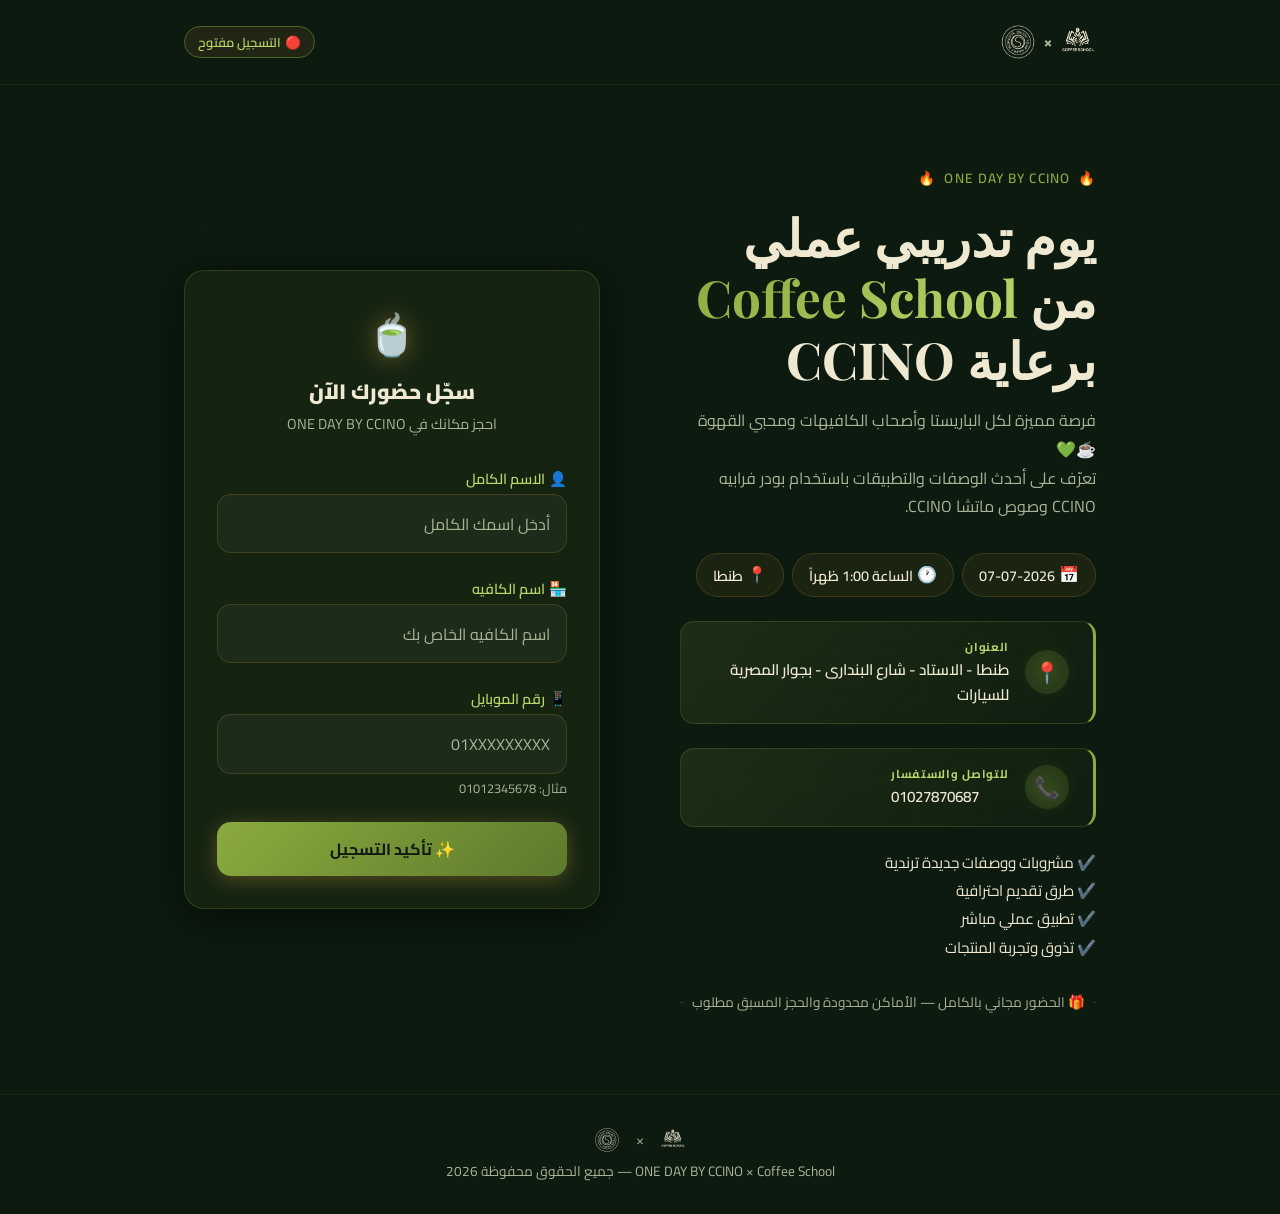
<file: index.html>
<!DOCTYPE html>
<html lang="ar" dir="rtl">
<head>
  <meta charset="UTF-8" />
  <meta name="viewport" content="width=device-width, initial-scale=1.0" />
  <title>ONE DAY BY CCINO — تسجيل الحضور</title>
  <link rel="icon" type="image/png" href="assets/favicon-32.png" />
  <link rel="apple-touch-icon" href="assets/favicon-180.png" />
  <meta name="description" content="سجّل حضورك الآن في ONE DAY BY CCINO، يوم تدريبي عملي من Coffee School برعاية CCINO. الفعالية بتاريخ 7 يوليو 2026." />
  <link rel="preconnect" href="https://fonts.googleapis.com" />
  <link rel="preconnect" href="https://fonts.gstatic.com" crossorigin />
  <link href="https://fonts.googleapis.com/css2?family=Cairo:wght@300;400;600;700;900&family=Playfair+Display:wght@700&display=swap" rel="stylesheet" />
  <link rel="stylesheet" href="style.css" />
</head>
<body class="reg-page">

  <!-- Background FX -->
  <div class="bg-orbs" aria-hidden="true">
    <div class="bg-orb bg-orb--1"></div>
    <div class="bg-orb bg-orb--2"></div>
    <div class="bg-orb bg-orb--3"></div>
  </div>
  <div class="noise-overlay" aria-hidden="true"></div>

  <!-- Toast Container -->
  <div id="toast-container" role="status" aria-live="polite" aria-atomic="true"></div>

  <!-- Navigation -->
  <nav class="reg-nav" role="navigation" aria-label="شريط التنقل">
    <div class="container">
      <div class="reg-nav__inner">
        <div class="brand" aria-label="Coffee School × CCINO">
          <img src="assets/coffee-school-logo.png" alt="Coffee School" class="brand-logo" />
          <span class="brand-sep" aria-hidden="true">×</span>
          <img src="assets/ccino-logo.png" alt="CCINO" class="brand-logo brand-logo--round" />
        </div>
        <div class="event-badge" role="status">
          <span aria-hidden="true">🔴</span>
          <span>التسجيل مفتوح</span>
        </div>
      </div>
    </div>
  </nav>

  <!-- Main Content -->
  <main id="main-content">
    <div class="container">
      <section class="hero" aria-labelledby="hero-heading">

        <!-- Right: Event Info -->
        <div class="hero__content">
          <p class="hero__eyebrow" aria-hidden="true">
            <span>🔥</span> ONE DAY BY CCINO <span>🔥</span>
          </p>

          <h1 id="hero-heading" class="hero__title">
            يوم تدريبي عملي من <span>Coffee School</span><br/>
            برعاية CCINO
          </h1>

          <p class="hero__subtitle">
            فرصة مميزة لكل الباريستا وأصحاب الكافيهات ومحبي القهوة ☕💚<br/>
            تعرّف على أحدث الوصفات والتطبيقات باستخدام بودر فرابيه CCINO وصوص ماتشا CCINO.
          </p>

          <div class="event-details" role="list" aria-label="تفاصيل الفعالية">
            <div class="event-detail" role="listitem">
              <span class="icon" aria-hidden="true">📅</span>
              <span>07-07-2026</span>
            </div>
            <div class="event-detail" role="listitem">
              <span class="icon" aria-hidden="true">🕐</span>
              <span>الساعة 1:00 ظهراً</span>
            </div>
            <div class="event-detail" role="listitem">
              <span class="icon" aria-hidden="true">📍</span>
              <span>طنطا</span>
            </div>
          </div>

          <div class="location-card" role="listitem">
            <span class="location-card__icon" aria-hidden="true">📍</span>
            <div class="location-card__text">
              <span class="location-card__label">العنوان</span>
              <span class="location-card__address">طنطا - الاستاد - شارع البندارى - بجوار المصرية للسيارات</span>
            </div>
          </div>

          <a href="tel:01027870687" class="location-card" role="listitem">
            <span class="location-card__icon" aria-hidden="true">📞</span>
            <div class="location-card__text">
              <span class="location-card__label">للتواصل والاستفسار</span>
              <span class="location-card__address" dir="ltr">01027870687</span>
            </div>
          </a>

          <ul class="hero__highlights" aria-label="محتوى اليوم التدريبي">
            <li>✔️ مشروبات ووصفات جديدة ترندية</li>
            <li>✔️ طرق تقديم احترافية</li>
            <li>✔️ تطبيق عملي مباشر</li>
            <li>✔️ تذوق وتجربة المنتجات</li>
          </ul>

          <p class="partners-text">🎁 الحضور مجاني بالكامل — الأماكن محدودة والحجز المسبق مطلوب</p>
        </div>

        <!-- Left: Registration Form Card -->
        <div>
          <article class="glass-card reg-card" aria-labelledby="form-heading">

            <!-- Form View -->
            <div id="form-view">
              <header class="reg-card__header">
                <span class="reg-card__icon" aria-hidden="true">🍵</span>
                <h2 id="form-heading" class="reg-card__title">سجّل حضورك الآن</h2>
                <p class="reg-card__subtitle">احجز مكانك في ONE DAY BY CCINO</p>
              </header>

              <form id="reg-form" class="reg-form" novalidate aria-label="نموذج تسجيل الحضور">

                <!-- Full Name -->
                <div class="form-group">
                  <label class="form-label" for="field-name">
                    <span aria-hidden="true">👤</span> الاسم الكامل
                  </label>
                  <input
                    id="field-name"
                    name="name"
                    type="text"
                    class="form-input"
                    placeholder="أدخل اسمك الكامل"
                    autocomplete="name"
                    required
                    minlength="3"
                    aria-required="true"
                    aria-describedby="name-error"
                  />
                  <span id="name-error" class="form-error" role="alert"></span>
                </div>

                <!-- Cafe Name -->
                <div class="form-group">
                  <label class="form-label" for="field-cafe">
                    <span aria-hidden="true">🏪</span> اسم الكافيه
                  </label>
                  <input
                    id="field-cafe"
                    name="cafe"
                    type="text"
                    class="form-input"
                    placeholder="اسم الكافيه الخاص بك"
                    required
                    minlength="2"
                    aria-required="true"
                    aria-describedby="cafe-error"
                  />
                  <span id="cafe-error" class="form-error" role="alert"></span>
                </div>

                <!-- Mobile -->
                <div class="form-group">
                  <label class="form-label" for="field-mobile">
                    <span aria-hidden="true">📱</span> رقم الموبايل
                  </label>
                  <input
                    id="field-mobile"
                    name="mobile"
                    type="tel"
                    class="form-input"
                    placeholder="01XXXXXXXXX"
                    required
                    pattern="^01[0125][0-9]{8}$"
                    inputmode="tel"
                    autocomplete="tel"
                    aria-required="true"
                    aria-describedby="mobile-error mobile-hint"
                  />
                  <span id="mobile-hint" class="form-hint">مثال: 01012345678</span>
                  <span id="mobile-error" class="form-error" role="alert"></span>
                </div>

                <!-- API Error Banner -->
                <div id="api-error-banner" class="api-error-banner" hidden role="alert">
                  <span aria-hidden="true">⚠️</span>
                  <span id="api-error-text">حدث خطأ. حاول مرة أخرى.</span>
                </div>

                <!-- Submit -->
                <button
                  id="submit-btn"
                  type="submit"
                  class="btn btn--primary btn--full"
                  aria-label="تأكيد التسجيل في الفعالية"
                >
                  <div class="spinner" aria-hidden="true"></div>
                  <span class="btn-text">✨ تأكيد التسجيل</span>
                </button>

              </form>
            </div>

            <!-- Success View -->
            <div id="success-view" class="success-screen" hidden aria-live="polite" aria-atomic="true">
              <div class="success-icon" aria-hidden="true">🎉</div>
              <h2 class="success-title">تم التسجيل بنجاح!</h2>
              <p class="success-subtitle">
                شكراً لتسجيلك. نتطلع لرؤيتك في الفعالية.<br/>
                <strong>الثلاثاء 7 يوليو 2026، الساعة 1 ظهراً</strong>
              </p>

              <div class="success-ticket" aria-label="ملخص بيانات التسجيل">
                <div class="ticket-row">
                  <span class="ticket-row__label">الاسم</span>
                  <span class="ticket-row__value" id="ticket-name">—</span>
                </div>
                <div class="ticket-row">
                  <span class="ticket-row__label">الكافيه</span>
                  <span class="ticket-row__value" id="ticket-cafe">—</span>
                </div>
                <div class="ticket-row">
                  <span class="ticket-row__label">الموبايل</span>
                  <span class="ticket-row__value" id="ticket-mobile">—</span>
                </div>
                <div class="ticket-row">
                  <span class="ticket-row__label">الفعالية</span>
                  <span class="ticket-row__value">7/7/2026 — 1:00 ظهراً</span>
                </div>
              </div>

              <button id="register-another-btn" class="btn btn--outline" aria-label="تسجيل شخص آخر">
                + تسجيل شخص آخر
              </button>
            </div>

          </article>
        </div>

      </section>
    </div>
  </main>

  <!-- Footer -->
  <footer class="reg-footer" role="contentinfo">
    <div class="container">
      <div class="footer-logos">
        <img src="assets/coffee-school-logo.png" alt="Coffee School" class="brand-logo brand-logo--sm" />
        <span class="brand-sep" aria-hidden="true">×</span>
        <img src="assets/ccino-logo.png" alt="CCINO" class="brand-logo brand-logo--sm brand-logo--round" />
      </div>
      <p>ONE DAY BY CCINO × Coffee School &mdash; جميع الحقوق محفوظة 2026</p>
    </div>
  </footer>

  <script src="config.js"></script>
  <script src="app.js"></script>
  <script>
    // ════════════════════════════════════════════
    // Registration Page Logic
    // ════════════════════════════════════════════
    const regForm       = document.getElementById('reg-form');
    const submitBtn     = document.getElementById('submit-btn');
    const formView      = document.getElementById('form-view');
    const successView   = document.getElementById('success-view');
    const regAnotherBtn = document.getElementById('register-another-btn');
    const apiErrorBanner = document.getElementById('api-error-banner');
    const apiErrorText   = document.getElementById('api-error-text');

    // ── Field Validation ──
    function validateField(input) {
      const errorEl = document.getElementById(
        input.id.replace('field-', '') + '-error'
      );
      if (!errorEl) return true;

      let msg = '';
      if (input.validity.valueMissing) {
        msg = 'هذا الحقل مطلوب.';
      } else if (input.id === 'field-mobile' && input.validity.patternMismatch) {
        msg = 'أدخل رقم موبايل مصري صحيح (يبدأ بـ 010 أو 011 أو 012 أو 015).';
      } else if (input.validity.tooShort) {
        msg = `الحد الأدنى ${input.minLength} أحرف.`;
      }

      errorEl.textContent = msg;
      errorEl.classList.toggle('visible', !!msg);
      return !msg;
    }

    // ── Live Validation ──
    regForm.querySelectorAll('.form-input').forEach(input => {
      input.addEventListener('blur', () => {
        input.classList.add('touched');
        validateField(input);
      });
      input.addEventListener('input', () => {
        if (input.classList.contains('touched')) validateField(input);
        apiErrorBanner.hidden = true;
      });
    });

    // ── Submit ──
    regForm.addEventListener('submit', async (e) => {
      e.preventDefault();
      apiErrorBanner.hidden = true;

      // Validate all fields
      let valid = true;
      regForm.querySelectorAll('.form-input').forEach(input => {
        input.classList.add('touched');
        if (!validateField(input)) valid = false;
      });
      if (!valid) return;

      // Check config
      if (CONFIG.API_URL === 'YOUR_APPS_SCRIPT_WEB_APP_URL_HERE') {
        apiErrorText.textContent = '⚙️ لم يتم ضبط رابط الـ API بعد. راجع ملف config.js';
        apiErrorBanner.hidden = false;
        return;
      }

      // Loading state
      submitBtn.classList.add('loading');
      submitBtn.disabled = true;

      try {
        const result = await API.register({
          name:   document.getElementById('field-name').value.trim(),
          cafe:   document.getElementById('field-cafe').value.trim(),
          mobile: document.getElementById('field-mobile').value.trim(),
        });

        if (!result.success) throw new Error(result.error || 'فشل التسجيل.');

        // Populate ticket
        document.getElementById('ticket-name').textContent   = document.getElementById('field-name').value.trim();
        document.getElementById('ticket-cafe').textContent   = document.getElementById('field-cafe').value.trim();
        document.getElementById('ticket-mobile').textContent = document.getElementById('field-mobile').value.trim();

        // Show success
        formView.style.display = 'none';
        successView.hidden = false;
        successView.classList.add('visible');
        successView.focus();
        showToast('تم التسجيل بنجاح! 🎉', 'success');

      } catch (err) {
        apiErrorText.textContent = err.message || 'حدث خطأ. تحقق من اتصالك وحاول مجدداً.';
        apiErrorBanner.hidden = false;
        showToast(err.message || 'فشل التسجيل.', 'error');
      } finally {
        submitBtn.classList.remove('loading');
        submitBtn.disabled = false;
      }
    });

    // ── Register Another ──
    regAnotherBtn.addEventListener('click', () => {
      regForm.reset();
      regForm.querySelectorAll('.form-error').forEach(el => el.classList.remove('visible'));
      regForm.querySelectorAll('.form-input').forEach(el => el.classList.remove('touched'));
      apiErrorBanner.hidden = true;
      successView.hidden = true;
      successView.classList.remove('visible');
      formView.style.display = '';
      document.getElementById('field-name').focus();
    });
  </script>
</body>
</html>
</file>
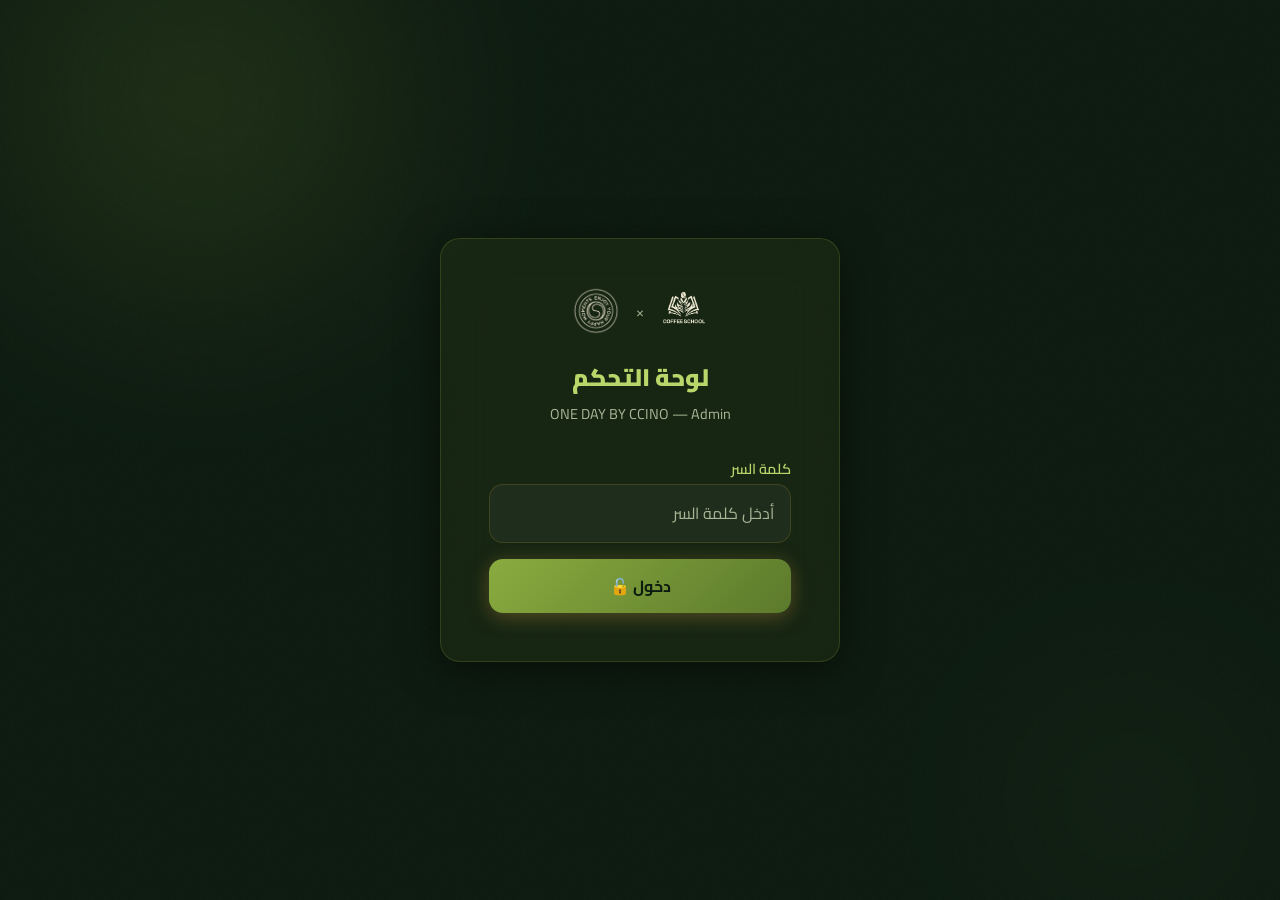
<file: admin.html>
<!DOCTYPE html>
<html lang="ar" dir="rtl">
<head>
  <meta charset="UTF-8" />
  <meta name="viewport" content="width=device-width, initial-scale=1.0" />
  <title>لوحة التحكم — ONE DAY BY CCINO</title>
  <link rel="icon" type="image/png" href="assets/favicon-32.png" />
  <link rel="apple-touch-icon" href="assets/favicon-180.png" />
  <meta name="robots" content="noindex, nofollow" />
  <link rel="preconnect" href="https://fonts.googleapis.com" />
  <link rel="preconnect" href="https://fonts.gstatic.com" crossorigin />
  <link href="https://fonts.googleapis.com/css2?family=Cairo:wght@300;400;600;700;900&display=swap" rel="stylesheet" />
  <link rel="stylesheet" href="style.css" />
</head>
<body>

  <!-- Background FX -->
  <div class="bg-orbs" aria-hidden="true">
    <div class="bg-orb bg-orb--1"></div>
    <div class="bg-orb bg-orb--2"></div>
  </div>
  <div class="noise-overlay" aria-hidden="true"></div>

  <!-- Toast -->
  <div id="toast-container" role="status" aria-live="polite" aria-atomic="true"></div>

  <!-- ════════ LOGIN SCREEN ════════ -->
  <section id="login-screen" class="admin-login" aria-labelledby="login-heading">
    <article class="glass-card login-card">
      <div class="login-card__logos">
        <img src="assets/coffee-school-logo.png" alt="Coffee School" class="brand-logo" />
        <span class="brand-sep" aria-hidden="true">×</span>
        <img src="assets/ccino-logo.png" alt="CCINO" class="brand-logo brand-logo--round" />
      </div>
      <h1 id="login-heading" class="login-card__title">لوحة التحكم</h1>
      <p class="login-card__sub">ONE DAY BY CCINO — Admin</p>

      <form id="login-form" class="login-form" novalidate aria-label="نموذج تسجيل الدخول">
        <div class="form-group">
          <label class="form-label" for="admin-password">كلمة السر</label>
          <input
            id="admin-password"
            type="password"
            class="form-input"
            placeholder="أدخل كلمة السر"
            required
            autocomplete="current-password"
            aria-required="true"
            aria-describedby="login-error"
          />
          <span id="login-error" class="form-error" role="alert"></span>
        </div>
        <button id="login-btn" type="submit" class="btn btn--primary btn--full">
          <div class="spinner" aria-hidden="true"></div>
          <span class="btn-text">دخول 🔓</span>
        </button>
      </form>
    </article>
  </section>

  <!-- ════════ ADMIN APP ════════ -->
  <div id="admin-app" class="admin-app" role="application" aria-label="لوحة تحكم الأدمن">

    <!-- Topbar -->
    <header class="admin-topbar" role="banner">
      <div class="container--wide">
        <div class="admin-topbar__inner">
          <div class="admin-title">
            <img src="assets/coffee-school-logo.png" alt="Coffee School" class="brand-logo" />
            ONE DAY BY CCINO — لوحة التحكم
          </div>

          <div class="admin-topbar__actions no-print">
            <button id="refresh-btn" class="btn btn--outline btn--sm" aria-label="تحديث البيانات">
              <span aria-hidden="true">🔄</span>
              <span class="btn-text">تحديث</span>
            </button>
            <button id="export-pdf-btn" class="btn btn--outline btn--sm" aria-label="تصدير PDF">
              <span aria-hidden="true">📄</span>
              <span class="btn-text">تصدير PDF</span>
            </button>
            <button id="logout-btn" class="btn btn--danger btn--sm" aria-label="تسجيل الخروج">
              <span aria-hidden="true">🚪</span>
              <span class="btn-text">خروج</span>
            </button>
          </div>
        </div>
      </div>
    </header>

    <!-- Main -->
    <main class="admin-main" id="admin-main-content">
      <div class="container--wide">

        <!-- Stats -->
        <div class="stats-grid no-print" role="region" aria-label="إحصائيات الفعالية">
          <div class="stat-card">
            <span class="stat-card__label">إجمالي المسجلين</span>
            <span class="stat-card__value" id="stat-total" aria-live="polite">—</span>
            <span class="stat-card__icon" aria-hidden="true">👥</span>
          </div>
          <div class="stat-card">
            <span class="stat-card__label">الفعالية</span>
            <span class="stat-card__value" style="font-size:1.1rem; padding-top:4px;">7/7/2026</span>
            <span class="stat-card__icon" aria-hidden="true">📅</span>
          </div>
          <div class="stat-card">
            <span class="stat-card__label">الوقت</span>
            <span class="stat-card__value" style="font-size:1.1rem; padding-top:4px;">1:00 ظهراً</span>
            <span class="stat-card__icon" aria-hidden="true">🕐</span>
          </div>
        </div>

        <!-- Table Panel -->
        <div class="table-panel" role="region" aria-labelledby="table-title">

          <!-- Print Header (visible only when printing) -->
          <div class="print-header">
            <h1>قائمة حضور — ONE DAY BY CCINO</h1>
            <p>07-07-2026 — الساعة 1:00 ظهراً</p>
            <p class="print-date"></p>
          </div>

          <!-- Panel Header -->
          <div class="table-panel__header no-print">
            <h2 id="table-title" class="table-panel__title">
              <span aria-hidden="true">📋</span>
              قائمة المسجلين
              <span class="table-count-badge" id="table-count-badge" aria-label="عدد النتائج"></span>
            </h2>

            <div class="table-actions">
              <div class="search-input-wrap">
                <span class="search-icon" aria-hidden="true">🔍</span>
                <input
                  id="admin-search"
                  type="search"
                  class="form-input"
                  placeholder="بحث..."
                  aria-label="بحث في قائمة المسجلين"
                  autocomplete="off"
                />
              </div>
            </div>
          </div>

          <!-- Table -->
          <div class="table-wrap" role="region" aria-label="جدول المسجلين" tabindex="0">
            <table id="registrations-table" aria-live="polite">
              <thead>
                <tr>
                  <th scope="col">#</th>
                  <th scope="col">الاسم</th>
                  <th scope="col">اسم الكافيه</th>
                  <th scope="col">رقم الموبايل</th>
                  <th scope="col">تاريخ التسجيل</th>
                  <th scope="col" class="no-print">إجراءات</th>
                </tr>
              </thead>
              <tbody id="table-body">
                <tr>
                  <td colspan="6">
                    <div class="empty-table">
                      <div class="empty-icon" aria-hidden="true">⏳</div>
                      <p>جارٍ تحميل البيانات…</p>
                    </div>
                  </td>
                </tr>
              </tbody>
            </table>
          </div>

        </div>
      </div>
    </main>
  </div>

  <!-- ════════ EDIT MODAL ════════ -->
  <div id="edit-modal" class="modal-backdrop" role="dialog" aria-modal="true" aria-labelledby="edit-modal-title" hidden>
    <div class="modal">
      <div class="modal-header">
        <h2 id="edit-modal-title" class="modal-title">✏️ تعديل التسجيل</h2>
        <button class="modal-close" id="edit-modal-close" aria-label="إغلاق نافذة التعديل">✕</button>
      </div>
      <div class="modal-body">
        <input type="hidden" id="edit-id" />

        <div class="form-group">
          <label class="form-label" for="edit-name">الاسم الكامل</label>
          <input id="edit-name" type="text" class="form-input" required minlength="3" aria-required="true" />
        </div>
        <div class="form-group">
          <label class="form-label" for="edit-cafe">اسم الكافيه</label>
          <input id="edit-cafe" type="text" class="form-input" required minlength="2" aria-required="true" />
        </div>
        <div class="form-group">
          <label class="form-label" for="edit-mobile">رقم الموبايل</label>
          <input id="edit-mobile" type="tel" class="form-input" required pattern="^01[0125][0-9]{8}$" aria-required="true" />
        </div>

        <div id="edit-error" class="api-error-banner" hidden role="alert">
          <span id="edit-error-text"></span>
        </div>
      </div>
      <div class="modal-footer">
        <button id="edit-cancel-btn" class="btn btn--outline">إلغاء</button>
        <button id="edit-save-btn" class="btn btn--primary">
          <div class="spinner" aria-hidden="true"></div>
          <span class="btn-text">💾 حفظ التعديلات</span>
        </button>
      </div>
    </div>
  </div>

  <!-- ════════ CONFIRM DELETE MODAL ════════ -->
  <div id="delete-modal" class="modal-backdrop" role="dialog" aria-modal="true" aria-labelledby="delete-modal-title" hidden>
    <div class="modal">
      <div class="modal-header">
        <h2 id="delete-modal-title" class="modal-title">🗑️ تأكيد الحذف</h2>
        <button class="modal-close" id="delete-modal-close" aria-label="إغلاق نافذة الحذف">✕</button>
      </div>
      <div class="modal-body">
        <p style="color: var(--clr-cream-dim); line-height: 1.8;">
          هل أنت متأكد من حذف تسجيل
          <strong id="delete-name-display" style="color: var(--clr-cream);"></strong>؟
          <br/>لا يمكن التراجع عن هذا الإجراء.
        </p>
      </div>
      <div class="modal-footer">
        <button id="delete-cancel-btn" class="btn btn--outline">إلغاء</button>
        <button id="delete-confirm-btn" class="btn btn--danger">
          <div class="spinner" aria-hidden="true"></div>
          <span class="btn-text">🗑️ حذف</span>
        </button>
      </div>
    </div>
  </div>

  <script src="config.js"></script>
  <script src="app.js"></script>
  <script>
    // ════════════════════════════════════════════
    // Admin Dashboard Logic
    // ════════════════════════════════════════════

    let adminPass       = '';
    let allRegistrations = [];
    let deleteTargetId  = '';

    // ── Elements ──
    const loginScreen   = document.getElementById('login-screen');
    const adminApp      = document.getElementById('admin-app');
    const loginForm     = document.getElementById('login-form');
    const loginBtn      = document.getElementById('login-btn');
    const loginError    = document.getElementById('login-error');
    const tableBody     = document.getElementById('table-body');
    const statTotal     = document.getElementById('stat-total');
    const countBadge    = document.getElementById('table-count-badge');
    const searchInput   = document.getElementById('admin-search');

    // Edit Modal
    const editModal     = document.getElementById('edit-modal');
    const editId        = document.getElementById('edit-id');
    const editName      = document.getElementById('edit-name');
    const editCafe      = document.getElementById('edit-cafe');
    const editMobile    = document.getElementById('edit-mobile');
    const editError     = document.getElementById('edit-error');
    const editErrorText = document.getElementById('edit-error-text');
    const editSaveBtn   = document.getElementById('edit-save-btn');

    // Delete Modal
    const deleteModal      = document.getElementById('delete-modal');
    const deleteNameDisplay = document.getElementById('delete-name-display');
    const deleteConfirmBtn  = document.getElementById('delete-confirm-btn');

    // ════════════════════════════════
    // LOGIN
    // ════════════════════════════════
    loginForm.addEventListener('submit', async (e) => {
      e.preventDefault();
      const pass = document.getElementById('admin-password').value;

      if (!pass) {
        loginError.textContent = 'أدخل كلمة السر.';
        loginError.classList.add('visible');
        return;
      }

      loginBtn.classList.add('loading');
      loginBtn.disabled = true;
      loginError.classList.remove('visible');

      if (CONFIG.API_URL === 'YOUR_APPS_SCRIPT_WEB_APP_URL_HERE') {
        loginError.textContent = '⚙️ رابط الـ API غير مضبوط. راجع config.js';
        loginError.classList.add('visible');
        loginBtn.classList.remove('loading');
        loginBtn.disabled = false;
        return;
      }

      try {
        const result = await API.getAll(pass);
        if (!result.success) {
          loginError.textContent = 'كلمة السر غير صحيحة.';
          loginError.classList.add('visible');
          return;
        }

        adminPass = pass;
        allRegistrations = result.data || [];
        sessionStorage.setItem('admin_pass', pass);

        loginScreen.hidden = true;
        adminApp.classList.add('visible');
        renderTable(allRegistrations);
        updateStats(allRegistrations);
        showToast('أهلاً بك في لوحة التحكم ☕', 'success');

      } catch (err) {
        loginError.textContent = 'تعذر الاتصال بالسيرفر. تحقق من اتصالك.';
        loginError.classList.add('visible');
        showToast('فشل الاتصال بالسيرفر.', 'error');
      } finally {
        loginBtn.classList.remove('loading');
        loginBtn.disabled = false;
      }
    });

    // ── Auto-login if session exists ──
    window.addEventListener('DOMContentLoaded', () => {
      const savedPass = sessionStorage.getItem('admin_pass');
      if (savedPass) {
        document.getElementById('admin-password').value = savedPass;
        loginForm.dispatchEvent(new Event('submit'));
      }
    });

    // ════════════════════════════════
    // FETCH & RENDER
    // ════════════════════════════════
    async function fetchAndRender() {
      setTableLoading(true);
      try {
        const result = await API.getAll(adminPass);
        if (!result.success) throw new Error(result.error);
        allRegistrations = result.data || [];
        renderTable(filterData(allRegistrations, searchInput.value));
        updateStats(allRegistrations);
        showToast('تم تحديث البيانات ✅', 'success');
      } catch (err) {
        showToast('فشل تحميل البيانات.', 'error');
      } finally {
        setTableLoading(false);
      }
    }

    function setTableLoading(loading) {
      if (loading) {
        tableBody.innerHTML = `
          <tr><td colspan="6">
            <div class="empty-table">
              <div class="empty-icon">⏳</div>
              <p>جارٍ تحميل البيانات…</p>
            </div>
          </td></tr>`;
      }
    }

    function updateStats(data) {
      statTotal.textContent = data.length;
    }

    function filterData(data, query) {
      if (!query.trim()) return data;
      const q = query.trim().toLowerCase();
      return data.filter(r =>
        r.name?.toLowerCase().includes(q) ||
        r.cafe?.toLowerCase().includes(q) ||
        r.mobile?.includes(q)
      );
    }

    function renderTable(data) {
      countBadge.textContent = data.length > 0 ? `(${data.length})` : '';

      if (data.length === 0) {
        tableBody.innerHTML = `
          <tr><td colspan="6">
            <div class="empty-table">
              <div class="empty-icon" aria-hidden="true">📭</div>
              <p>لا توجد تسجيلات حتى الآن.</p>
            </div>
          </td></tr>`;
        return;
      }

      tableBody.innerHTML = data.map((reg, i) => `
        <tr data-id="${escHtml(reg.id)}">
          <td class="td-number">${i + 1}</td>
          <td class="td-name">${escHtml(reg.name)}</td>
          <td>${escHtml(reg.cafe)}</td>
          <td dir="ltr" style="text-align:right">${escHtml(reg.mobile)}</td>
          <td style="font-size:0.82rem; color: var(--clr-cream-dim)">${escHtml(reg.registeredAt)}</td>
          <td class="td-actions no-print">
            <button
              class="btn btn--outline btn--sm edit-btn"
              data-id="${escHtml(reg.id)}"
              aria-label="تعديل تسجيل ${escHtml(reg.name)}"
            >✏️ تعديل</button>
            <button
              class="btn btn--danger btn--sm delete-btn"
              data-id="${escHtml(reg.id)}"
              data-name="${escHtml(reg.name)}"
              aria-label="حذف تسجيل ${escHtml(reg.name)}"
            >🗑️ حذف</button>
          </td>
        </tr>
      `).join('');

      // Attach row action listeners
      tableBody.querySelectorAll('.edit-btn').forEach(btn => {
        btn.addEventListener('click', () => openEditModal(btn.dataset.id));
      });
      tableBody.querySelectorAll('.delete-btn').forEach(btn => {
        btn.addEventListener('click', () => openDeleteModal(btn.dataset.id, btn.dataset.name));
      });
    }

    // ── Escape HTML to prevent XSS ──
    function escHtml(str) {
      if (!str) return '';
      return String(str)
        .replace(/&/g, '&amp;')
        .replace(/</g, '&lt;')
        .replace(/>/g, '&gt;')
        .replace(/"/g, '&quot;');
    }

    // ── Search ──
    searchInput.addEventListener('input', () => {
      renderTable(filterData(allRegistrations, searchInput.value));
    });

    // ── Refresh ──
    document.getElementById('refresh-btn').addEventListener('click', fetchAndRender);

    // ── Export PDF ──
    document.getElementById('export-pdf-btn').addEventListener('click', () => {
      // Show all data (not filtered) for PDF
      renderTable(allRegistrations);
      setTimeout(exportPDF, 100);
    });

    // ── Logout ──
    document.getElementById('logout-btn').addEventListener('click', () => {
      sessionStorage.removeItem('admin_pass');
      adminPass = '';
      allRegistrations = [];
      adminApp.classList.remove('visible');
      loginScreen.hidden = false;
      document.getElementById('admin-password').value = '';
      showToast('تم تسجيل الخروج.', 'info');
    });

    // ════════════════════════════════
    // EDIT MODAL
    // ════════════════════════════════
    function openEditModal(id) {
      const reg = allRegistrations.find(r => r.id === id);
      if (!reg) return;

      editId.value     = reg.id;
      editName.value   = reg.name;
      editCafe.value   = reg.cafe;
      editMobile.value = reg.mobile;
      editError.hidden = true;

      editModal.hidden = false;
      requestAnimationFrame(() => editModal.classList.add('open'));
      editName.focus();
    }

    function closeEditModal() {
      editModal.classList.remove('open');
      editModal.addEventListener('transitionend', () => {
        editModal.hidden = true;
      }, { once: true });
    }

    document.getElementById('edit-modal-close').addEventListener('click', closeEditModal);
    document.getElementById('edit-cancel-btn').addEventListener('click', closeEditModal);

    editModal.addEventListener('click', (e) => {
      if (e.target === editModal) closeEditModal();
    });

    editSaveBtn.addEventListener('click', async () => {
      const name   = editName.value.trim();
      const cafe   = editCafe.value.trim();
      const mobile = editMobile.value.trim();

      // Validate
      if (!name || name.length < 3) {
        editErrorText.textContent = 'الاسم مطلوب (3 أحرف على الأقل).';
        editError.hidden = false;
        editName.focus();
        return;
      }
      if (!cafe || cafe.length < 2) {
        editErrorText.textContent = 'اسم الكافيه مطلوب.';
        editError.hidden = false;
        editCafe.focus();
        return;
      }
      if (!/^01[0125][0-9]{8}$/.test(mobile)) {
        editErrorText.textContent = 'رقم الموبايل غير صحيح.';
        editError.hidden = false;
        editMobile.focus();
        return;
      }

      editSaveBtn.classList.add('loading');
      editSaveBtn.disabled = true;
      editError.hidden = true;

      try {
        const result = await API.update(adminPass, {
          id: editId.value,
          name, cafe, mobile,
        });

        if (!result.success) throw new Error(result.error || 'فشل التعديل.');

        // Update local array
        const idx = allRegistrations.findIndex(r => r.id === editId.value);
        if (idx !== -1) {
          allRegistrations[idx] = { ...allRegistrations[idx], name, cafe, mobile };
        }

        renderTable(filterData(allRegistrations, searchInput.value));
        updateStats(allRegistrations);
        closeEditModal();
        showToast('تم حفظ التعديلات بنجاح ✅', 'success');

      } catch (err) {
        editErrorText.textContent = err.message;
        editError.hidden = false;
      } finally {
        editSaveBtn.classList.remove('loading');
        editSaveBtn.disabled = false;
      }
    });

    // ════════════════════════════════
    // DELETE MODAL
    // ════════════════════════════════
    function openDeleteModal(id, name) {
      deleteTargetId = id;
      deleteNameDisplay.textContent = name;
      deleteModal.hidden = false;
      requestAnimationFrame(() => deleteModal.classList.add('open'));
      deleteConfirmBtn.focus();
    }

    function closeDeleteModal() {
      deleteModal.classList.remove('open');
      deleteModal.addEventListener('transitionend', () => {
        deleteModal.hidden = true;
      }, { once: true });
    }

    document.getElementById('delete-modal-close').addEventListener('click', closeDeleteModal);
    document.getElementById('delete-cancel-btn').addEventListener('click', closeDeleteModal);
    deleteModal.addEventListener('click', (e) => {
      if (e.target === deleteModal) closeDeleteModal();
    });

    deleteConfirmBtn.addEventListener('click', async () => {
      deleteConfirmBtn.classList.add('loading');
      deleteConfirmBtn.disabled = true;

      try {
        const result = await API.delete(adminPass, deleteTargetId);
        if (!result.success) throw new Error(result.error || 'فشل الحذف.');

        allRegistrations = allRegistrations.filter(r => r.id !== deleteTargetId);
        renderTable(filterData(allRegistrations, searchInput.value));
        updateStats(allRegistrations);
        closeDeleteModal();
        showToast('تم حذف التسجيل بنجاح 🗑️', 'success');

      } catch (err) {
        showToast(err.message || 'فشل الحذف.', 'error');
      } finally {
        deleteConfirmBtn.classList.remove('loading');
        deleteConfirmBtn.disabled = false;
      }
    });

    // ── Keyboard: close modal on Escape ──
    document.addEventListener('keydown', (e) => {
      if (e.key === 'Escape') {
        if (!editModal.hidden)   closeEditModal();
        if (!deleteModal.hidden) closeDeleteModal();
      }
    });
  </script>
</body>
</html>
</file>
<file: style.css>
/* ============================================================
   Coffee School Event — Design System & Styles
   ============================================================ */

@import url('https://fonts.googleapis.com/css2?family=Cairo:wght@300;400;600;700;900&family=Playfair+Display:wght@700&display=swap');

/* ── CSS Custom Properties ── */
:root {
  /* Brand Colors — CCINO Matcha Green */
  --clr-bg:          #0c1a0f;
  --clr-surface:     #122416;
  --clr-surface-2:   #18301c;
  --clr-surface-3:   #1f3d23;

  --clr-gold:        #8aab3f;
  --clr-gold-light:  #b9d66b;
  --clr-gold-dim:    #4a6324;
  --clr-cream:       #f0e9d2;
  --clr-cream-dim:   #a9b596;

  --clr-accent:      #2f4a22;
  --clr-error:       #e05c5c;
  --clr-success:     #8aab3f;

  /* Glass Effect */
  --glass-bg:        rgba(138, 171, 63, 0.07);
  --glass-border:    rgba(138, 171, 63, 0.22);
  --glass-blur:      24px;

  /* Spacing */
  --sp-xs:  0.25rem;
  --sp-sm:  0.5rem;
  --sp-md:  1rem;
  --sp-lg:  1.5rem;
  --sp-xl:  2rem;
  --sp-2xl: 3rem;
  --sp-3xl: 5rem;

  /* Radius */
  --radius-sm:  8px;
  --radius-md:  14px;
  --radius-lg:  20px;
  --radius-xl:  32px;

  /* Transitions */
  --tr-fast:   150ms ease;
  --tr-normal: 280ms ease;
  --tr-slow:   500ms ease;

  /* Shadows */
  --shadow-gold: 0 0 40px rgba(201, 151, 58, 0.15);
  --shadow-card: 0 8px 40px rgba(0, 0, 0, 0.5);
}

/* ── Reset ── */
*, *::before, *::after { box-sizing: border-box; margin: 0; padding: 0; }

html {
  scroll-behavior: smooth;
  -webkit-text-size-adjust: 100%;
}

body {
  font-family: 'Cairo', sans-serif;
  background-color: var(--clr-bg);
  color: var(--clr-cream);
  min-height: 100vh;
  direction: rtl;
  line-height: 1.6;
  -webkit-font-smoothing: antialiased;
}

img { max-width: 100%; display: block; }
a  { color: inherit; text-decoration: none; }
button { cursor: pointer; font-family: inherit; }

/* ── Utility Classes ── */
.visually-hidden {
  position: absolute;
  width: 1px;
  height: 1px;
  overflow: hidden;
  clip: rect(0 0 0 0);
  white-space: nowrap;
}

.container {
  width: min(100%, 960px);
  margin-inline: auto;
  padding-inline: var(--sp-lg);
}

.container--wide {
  width: min(100%, 1200px);
  margin-inline: auto;
  padding-inline: var(--sp-lg);
}

/* ── Scrollbar ── */
::-webkit-scrollbar { width: 6px; }
::-webkit-scrollbar-track { background: var(--clr-surface); }
::-webkit-scrollbar-thumb {
  background: var(--clr-gold-dim);
  border-radius: 99px;
}

/* ══════════════════════════════════════════════
   SHARED: Glass Card
══════════════════════════════════════════════ */
.glass-card {
  background: var(--glass-bg);
  border: 1px solid var(--glass-border);
  backdrop-filter: blur(var(--glass-blur));
  -webkit-backdrop-filter: blur(var(--glass-blur));
  border-radius: var(--radius-lg);
  box-shadow: var(--shadow-card);
}

/* ══════════════════════════════════════════════
   SHARED: Buttons
══════════════════════════════════════════════ */
.btn {
  display: inline-flex;
  align-items: center;
  justify-content: center;
  gap: var(--sp-sm);
  padding: 0.75rem 1.75rem;
  border: none;
  border-radius: var(--radius-md);
  font-family: 'Cairo', sans-serif;
  font-size: 1rem;
  font-weight: 700;
  transition: transform var(--tr-fast), box-shadow var(--tr-normal), background var(--tr-normal);
  white-space: nowrap;
}

.btn:active { transform: scale(0.97); }

.btn--primary {
  background: linear-gradient(135deg, var(--clr-gold), #5c7a2c);
  color: #0c1a0f;
  box-shadow: 0 4px 20px rgba(201, 151, 58, 0.35);
}
.btn--primary:hover {
  background: linear-gradient(135deg, var(--clr-gold-light), var(--clr-gold));
  box-shadow: 0 6px 30px rgba(201, 151, 58, 0.55);
  transform: translateY(-2px);
}

.btn--outline {
  background: transparent;
  color: var(--clr-gold);
  border: 1.5px solid var(--clr-gold-dim);
}
.btn--outline:hover {
  background: rgba(201, 151, 58, 0.1);
  border-color: var(--clr-gold);
}

.btn--danger {
  background: rgba(224, 92, 92, 0.15);
  color: var(--clr-error);
  border: 1px solid rgba(224, 92, 92, 0.3);
}
.btn--danger:hover {
  background: rgba(224, 92, 92, 0.25);
}

.btn--sm {
  padding: 0.4rem 0.9rem;
  font-size: 0.85rem;
  border-radius: var(--radius-sm);
}

.btn--full { width: 100%; }

.btn:disabled {
  opacity: 0.5;
  cursor: not-allowed;
  transform: none;
}

/* ══════════════════════════════════════════════
   SHARED: Form Elements
══════════════════════════════════════════════ */
.form-group {
  display: flex;
  flex-direction: column;
  gap: var(--sp-xs);
}

.form-label {
  font-size: 0.9rem;
  font-weight: 600;
  color: var(--clr-gold-light);
  display: flex;
  align-items: center;
  gap: var(--sp-xs);
}

.form-input,
.form-select {
  width: 100%;
  padding: 0.85rem 1rem;
  background: rgba(255, 255, 255, 0.04);
  border: 1.5px solid rgba(201, 151, 58, 0.2);
  border-radius: var(--radius-md);
  color: var(--clr-cream);
  font-family: 'Cairo', sans-serif;
  font-size: 1rem;
  transition: border-color var(--tr-normal), box-shadow var(--tr-normal), background var(--tr-normal);
  outline: none;
  direction: rtl;
}

.form-input::placeholder { color: var(--clr-cream-dim); }

.form-input:focus,
.form-select:focus {
  border-color: var(--clr-gold);
  background: rgba(201, 151, 58, 0.07);
  box-shadow: 0 0 0 3px rgba(201, 151, 58, 0.12);
}

.form-input:user-valid {
  border-color: var(--clr-success);
}

.form-input:user-invalid {
  border-color: var(--clr-error);
}

.form-hint {
  font-size: 0.8rem;
  color: var(--clr-cream-dim);
}

.form-error {
  font-size: 0.8rem;
  color: var(--clr-error);
  display: none;
}

.form-error.visible { display: block; }

/* ══════════════════════════════════════════════
   SHARED: Noise Texture Overlay
══════════════════════════════════════════════ */
.noise-overlay {
  position: fixed;
  inset: 0;
  pointer-events: none;
  z-index: 0;
  opacity: 0.03;
  background-image: url("data:image/svg+xml,%3Csvg viewBox='0 0 256 256' xmlns='http://www.w3.org/2000/svg'%3E%3Cfilter id='noise'%3E%3CfeTurbulence type='fractalNoise' baseFrequency='0.9' numOctaves='4' stitchTiles='stitch'/%3E%3C/filter%3E%3Crect width='100%25' height='100%25' filter='url(%23noise)'/%3E%3C/svg%3E");
  background-size: 128px;
}

/* ══════════════════════════════════════════════
   SHARED: Glow Orbs Background
══════════════════════════════════════════════ */
.bg-orbs {
  position: fixed;
  inset: 0;
  pointer-events: none;
  z-index: 0;
  overflow: hidden;
}
.bg-orb {
  position: absolute;
  border-radius: 50%;
  filter: blur(80px);
  opacity: 0.18;
  animation: orb-float 12s ease-in-out infinite;
}
.bg-orb--1 {
  width: 600px; height: 600px;
  background: radial-gradient(circle, #8aab3f, transparent 70%);
  top: -200px; left: -100px;
  animation-delay: 0s;
}
.bg-orb--2 {
  width: 400px; height: 400px;
  background: radial-gradient(circle, #2f4a22, transparent 70%);
  bottom: -100px; right: -50px;
  animation-delay: -6s;
}
.bg-orb--3 {
  width: 300px; height: 300px;
  background: radial-gradient(circle, #8aab3f, transparent 70%);
  top: 50%; left: 60%;
  animation-delay: -3s;
  opacity: 0.08;
}

@keyframes orb-float {
  0%, 100% { transform: translate(0, 0) scale(1); }
  33%       { transform: translate(30px, -40px) scale(1.05); }
  66%       { transform: translate(-20px, 30px) scale(0.95); }
}

/* ══════════════════════════════════════════════
   SHARED: Toast Notification
══════════════════════════════════════════════ */
#toast-container {
  position: fixed;
  top: var(--sp-lg);
  left: 50%;
  transform: translateX(-50%);
  z-index: 9999;
  display: flex;
  flex-direction: column;
  gap: var(--sp-sm);
  pointer-events: none;
}

.toast {
  display: flex;
  align-items: center;
  gap: var(--sp-sm);
  padding: 0.75rem 1.25rem;
  border-radius: var(--radius-md);
  font-size: 0.95rem;
  font-weight: 600;
  box-shadow: var(--shadow-card);
  pointer-events: all;
  animation: toast-in var(--tr-normal) ease forwards;
  min-width: 260px;
  max-width: 420px;
  white-space: nowrap;
}

.toast--success {
  background: rgba(92, 184, 122, 0.15);
  border: 1px solid rgba(92, 184, 122, 0.4);
  color: #7fd49a;
}

.toast--error {
  background: rgba(224, 92, 92, 0.15);
  border: 1px solid rgba(224, 92, 92, 0.4);
  color: #f08080;
}

.toast--info {
  background: rgba(201, 151, 58, 0.12);
  border: 1px solid rgba(201, 151, 58, 0.35);
  color: var(--clr-gold-light);
}

.toast.removing { animation: toast-out var(--tr-normal) ease forwards; }

@keyframes toast-in {
  from { opacity: 0; transform: translateY(-16px) scale(0.95); }
  to   { opacity: 1; transform: translateY(0)    scale(1); }
}

@keyframes toast-out {
  from { opacity: 1; transform: translateY(0)    scale(1); }
  to   { opacity: 0; transform: translateY(-12px) scale(0.95); }
}

/* ══════════════════════════════════════════════
   SHARED: Modal
══════════════════════════════════════════════ */
.modal-backdrop {
  position: fixed;
  inset: 0;
  background: rgba(0, 0, 0, 0.75);
  backdrop-filter: blur(6px);
  -webkit-backdrop-filter: blur(6px);
  z-index: 1000;
  display: flex;
  align-items: center;
  justify-content: center;
  padding: var(--sp-lg);
  opacity: 0;
  visibility: hidden;
  transition: opacity var(--tr-normal), visibility var(--tr-normal);
}

.modal-backdrop.open {
  opacity: 1;
  visibility: visible;
}

.modal {
  width: min(100%, 520px);
  background: var(--clr-surface-2);
  border: 1px solid var(--glass-border);
  border-radius: var(--radius-lg);
  box-shadow: 0 24px 80px rgba(0, 0, 0, 0.7);
  transform: translateY(24px) scale(0.97);
  transition: transform var(--tr-normal);
  overflow: hidden;
}

.modal-backdrop.open .modal {
  transform: translateY(0) scale(1);
}

.modal-header {
  display: flex;
  align-items: center;
  justify-content: space-between;
  padding: var(--sp-lg) var(--sp-xl);
  border-bottom: 1px solid var(--glass-border);
}

.modal-title {
  font-size: 1.1rem;
  font-weight: 700;
  color: var(--clr-gold-light);
}

.modal-close {
  background: none;
  border: none;
  color: var(--clr-cream-dim);
  font-size: 1.4rem;
  line-height: 1;
  padding: 4px;
  border-radius: var(--radius-sm);
  transition: color var(--tr-fast), background var(--tr-fast);
}
.modal-close:hover {
  color: var(--clr-cream);
  background: rgba(255,255,255,0.06);
}

.modal-body {
  padding: var(--sp-xl);
  display: flex;
  flex-direction: column;
  gap: var(--sp-lg);
}

.modal-footer {
  display: flex;
  gap: var(--sp-md);
  padding: var(--sp-lg) var(--sp-xl);
  border-top: 1px solid var(--glass-border);
  justify-content: flex-end;
}

/* ══════════════════════════════════════════════
   REGISTRATION PAGE: Hero
══════════════════════════════════════════════ */
.reg-page {
  position: relative;
  min-height: 100vh;
  display: flex;
  flex-direction: column;
}

.reg-page > * { position: relative; z-index: 1; }

/* Navbar */
.reg-nav {
  padding: var(--sp-lg) 0;
  border-bottom: 1px solid rgba(201, 151, 58, 0.1);
}

.reg-nav__inner {
  display: flex;
  align-items: center;
  justify-content: space-between;
}

.brand {
  display: flex;
  align-items: center;
  gap: var(--sp-sm);
  font-size: 1.2rem;
  font-weight: 900;
  color: var(--clr-gold);
  letter-spacing: 0.02em;
}

.brand-icon {
  font-size: 1.6rem;
  filter: drop-shadow(0 0 8px rgba(201, 151, 58, 0.5));
}

/* Logo Images */
.brand-logo {
  height: 36px;
  width: auto;
  display: block;
}

.brand-logo--round { border-radius: 50%; }
.brand-logo--sm { height: 26px; }

.brand-sep {
  color: var(--clr-cream-dim);
  font-size: 0.9rem;
}

.login-card__logos {
  display: flex;
  align-items: center;
  justify-content: center;
  gap: var(--sp-md);
  margin-bottom: var(--sp-lg);
}

.login-card__logos .brand-logo { height: 48px; }

.footer-logos {
  display: flex;
  align-items: center;
  justify-content: center;
  gap: var(--sp-md);
  margin-bottom: var(--sp-sm);
}

.event-badge {
  display: flex;
  align-items: center;
  gap: var(--sp-xs);
  padding: 0.3rem 0.8rem;
  background: rgba(201, 151, 58, 0.1);
  border: 1px solid var(--clr-gold-dim);
  border-radius: 99px;
  font-size: 0.8rem;
  font-weight: 600;
  color: var(--clr-gold-light);
  animation: pulse-border 2.5s ease-in-out infinite;
}

@keyframes pulse-border {
  0%, 100% { box-shadow: 0 0 0 0 rgba(201, 151, 58, 0.3); }
  50%       { box-shadow: 0 0 0 6px rgba(201, 151, 58, 0); }
}

/* Hero */
.hero {
  display: grid;
  grid-template-columns: 1fr 1fr;
  gap: var(--sp-3xl);
  align-items: center;
  padding-block: var(--sp-3xl);
}

@media (max-width: 700px) {
  .hero { grid-template-columns: 1fr; gap: var(--sp-xl); padding-block: var(--sp-xl); }
}

.hero__content {}

.hero__eyebrow {
  display: inline-flex;
  align-items: center;
  gap: var(--sp-sm);
  font-size: 0.85rem;
  font-weight: 600;
  color: var(--clr-gold);
  margin-bottom: var(--sp-md);
  text-transform: uppercase;
  letter-spacing: 0.08em;
}

.hero__title {
  font-family: 'Playfair Display', serif;
  font-size: clamp(2rem, 5vw, 3.2rem);
  line-height: 1.2;
  color: var(--clr-cream);
  margin-bottom: var(--sp-md);
}

.hero__title span {
  background: linear-gradient(135deg, var(--clr-gold), var(--clr-gold-light));
  -webkit-background-clip: text;
  -webkit-text-fill-color: transparent;
  background-clip: text;
}

.hero__subtitle {
  font-size: 1rem;
  color: var(--clr-cream-dim);
  line-height: 1.8;
  margin-bottom: var(--sp-xl);
}

/* Event Details Pills */
.event-details {
  display: flex;
  flex-wrap: wrap;
  gap: var(--sp-sm);
}

.event-detail {
  display: flex;
  align-items: center;
  gap: var(--sp-xs);
  padding: 0.5rem 1rem;
  background: rgba(201, 151, 58, 0.08);
  border: 1px solid rgba(201, 151, 58, 0.2);
  border-radius: 99px;
  font-size: 0.9rem;
  font-weight: 600;
  color: var(--clr-cream);
}

.event-detail .icon { color: var(--clr-gold); font-size: 1rem; }

/* Location Card */
.location-card {
  display: flex;
  align-items: center;
  gap: var(--sp-md);
  margin-top: var(--sp-lg);
  padding: var(--sp-md) var(--sp-lg);
  background: linear-gradient(135deg, rgba(138, 171, 63, 0.14), rgba(138, 171, 63, 0.03));
  border: 1px solid var(--glass-border);
  border-right: 3px solid var(--clr-gold);
  border-radius: var(--radius-md);
  backdrop-filter: blur(var(--glass-blur));
  -webkit-backdrop-filter: blur(var(--glass-blur));
  transition: background var(--tr-normal), transform var(--tr-fast), border-color var(--tr-normal);
}

a.location-card:hover {
  background: linear-gradient(135deg, rgba(138, 171, 63, 0.22), rgba(138, 171, 63, 0.06));
  border-color: var(--clr-gold);
  transform: translateY(-2px);
}

.location-card__icon {
  flex-shrink: 0;
  width: 44px;
  height: 44px;
  display: flex;
  align-items: center;
  justify-content: center;
  font-size: 1.3rem;
  background: rgba(138, 171, 63, 0.16);
  border-radius: 50%;
  filter: drop-shadow(0 0 8px rgba(138, 171, 63, 0.4));
}

.location-card__text {
  display: flex;
  flex-direction: column;
  gap: 2px;
}

.location-card__label {
  font-size: 0.72rem;
  font-weight: 700;
  color: var(--clr-gold-light);
  text-transform: uppercase;
  letter-spacing: 0.06em;
}

.location-card__address {
  font-size: 0.95rem;
  font-weight: 600;
  color: var(--clr-cream);
  line-height: 1.6;
}

@media (max-width: 700px) {
  .location-card { flex-direction: row; align-items: flex-start; }
  .location-card__address { font-size: 0.9rem; }
}

/* Highlights List */
.hero__highlights {
  list-style: none;
  display: flex;
  flex-direction: column;
  gap: var(--sp-xs);
  margin-top: var(--sp-lg);
  font-size: 0.95rem;
  color: var(--clr-cream);
}

/* Partners Section */
.partners-text {
  margin-top: var(--sp-xl);
  font-size: 0.85rem;
  color: var(--clr-cream-dim);
  display: flex;
  align-items: center;
  gap: var(--sp-sm);
}
.partners-text::before,
.partners-text::after {
  content: '';
  flex: 1;
  height: 1px;
  background: var(--glass-border);
}

/* ══════════════════════════════════════════════
   REGISTRATION PAGE: Form Card
══════════════════════════════════════════════ */
.reg-card {
  padding: var(--sp-xl);
}

.reg-card__header {
  text-align: center;
  margin-bottom: var(--sp-xl);
}

.reg-card__icon {
  font-size: 2.5rem;
  margin-bottom: var(--sp-sm);
  display: block;
  filter: drop-shadow(0 0 12px rgba(201, 151, 58, 0.5));
  animation: icon-glow 3s ease-in-out infinite;
}

@keyframes icon-glow {
  0%, 100% { filter: drop-shadow(0 0 8px rgba(201, 151, 58, 0.4)); }
  50%       { filter: drop-shadow(0 0 20px rgba(201, 151, 58, 0.8)); }
}

.reg-card__title {
  font-size: 1.3rem;
  font-weight: 900;
  color: var(--clr-cream);
  margin-bottom: var(--sp-xs);
}

.reg-card__subtitle {
  font-size: 0.9rem;
  color: var(--clr-cream-dim);
}

.reg-form {
  display: flex;
  flex-direction: column;
  gap: var(--sp-lg);
}

.reg-form__submit {
  margin-top: var(--sp-sm);
}

/* Loading Spinner */
.spinner {
  width: 18px;
  height: 18px;
  border: 2px solid rgba(0,0,0,0.3);
  border-top-color: #0c1a0f;
  border-radius: 50%;
  animation: spin 0.7s linear infinite;
  display: none;
}

.btn.loading .spinner { display: block; }
.btn.loading .btn-text { opacity: 0.7; }

@keyframes spin {
  to { transform: rotate(360deg); }
}

/* ── API Error Banner ── */
.api-error-banner[hidden] { display: none; }

.api-error-banner {
  display: flex;
  align-items: flex-start;
  gap: var(--sp-sm);
  padding: 0.75rem 1rem;
  background: rgba(224, 92, 92, 0.1);
  border: 1px solid rgba(224, 92, 92, 0.3);
  border-radius: var(--radius-sm);
  color: #f08080;
  font-size: 0.9rem;
  line-height: 1.5;
}

/* ── Table Count Badge ── */
.table-count-badge {
  font-size: 0.85rem;
  font-weight: 400;
  color: var(--clr-cream-dim);
}

/* ── Success State ── */
.success-screen {
  display: none;
  flex-direction: column;
  align-items: center;
  justify-content: center;
  text-align: center;
  gap: var(--sp-lg);
  padding: var(--sp-2xl);
}

.success-screen.visible { display: flex; }

.success-icon {
  font-size: 4rem;
  animation: success-pop 0.5s cubic-bezier(0.175, 0.885, 0.32, 1.275) forwards;
}

@keyframes success-pop {
  from { transform: scale(0) rotate(-20deg); opacity: 0; }
  to   { transform: scale(1) rotate(0);      opacity: 1; }
}

.success-title {
  font-size: 1.5rem;
  font-weight: 900;
  color: var(--clr-gold-light);
}

.success-subtitle {
  font-size: 1rem;
  color: var(--clr-cream-dim);
  line-height: 1.8;
}

.success-ticket {
  background: rgba(201, 151, 58, 0.08);
  border: 1px dashed var(--clr-gold-dim);
  border-radius: var(--radius-md);
  padding: var(--sp-lg);
  width: 100%;
  text-align: right;
}

.ticket-row {
  display: flex;
  align-items: center;
  justify-content: space-between;
  padding: var(--sp-xs) 0;
  font-size: 0.9rem;
  border-bottom: 1px solid rgba(201, 151, 58, 0.1);
}

.ticket-row:last-child { border-bottom: none; }
.ticket-row__label { color: var(--clr-cream-dim); }
.ticket-row__value { font-weight: 700; color: var(--clr-cream); }

/* Footer */
.reg-footer {
  padding: var(--sp-xl) 0;
  text-align: center;
  border-top: 1px solid rgba(201, 151, 58, 0.08);
  color: var(--clr-cream-dim);
  font-size: 0.85rem;
}

/* ══════════════════════════════════════════════
   ADMIN PAGE
══════════════════════════════════════════════ */

/* ── Login Screen ── */
.admin-login {
  min-height: 100vh;
  display: flex;
  align-items: center;
  justify-content: center;
  padding: var(--sp-lg);
}

.login-card {
  width: min(100%, 400px);
  padding: var(--sp-2xl);
  text-align: center;
}

.login-card__title { font-size: 1.5rem; font-weight: 900; color: var(--clr-gold-light); margin-bottom: var(--sp-xs); }
.login-card__sub   { font-size: 0.9rem; color: var(--clr-cream-dim); margin-bottom: var(--sp-xl); }

.login-form { display: flex; flex-direction: column; gap: var(--sp-md); }

/* ── Admin Layout ── */
.admin-app {
  display: none;
  min-height: 100vh;
  flex-direction: column;
}

.admin-app.visible { display: flex; }

/* Admin Topbar */
.admin-topbar {
  position: sticky;
  top: 0;
  z-index: 100;
  background: rgba(15, 11, 8, 0.9);
  backdrop-filter: blur(16px);
  -webkit-backdrop-filter: blur(16px);
  border-bottom: 1px solid var(--glass-border);
  padding: 0.75rem 0;
}

.admin-topbar__inner {
  display: flex;
  align-items: center;
  justify-content: space-between;
  gap: var(--sp-md);
}

.admin-title {
  font-size: 1.1rem;
  font-weight: 700;
  color: var(--clr-gold);
  display: flex;
  align-items: center;
  gap: var(--sp-sm);
}

.admin-topbar__actions {
  display: flex;
  align-items: center;
  gap: var(--sp-sm);
}

/* Admin Main */
.admin-main {
  flex: 1;
  padding-block: var(--sp-xl);
}

/* Stats Cards */
.stats-grid {
  display: grid;
  grid-template-columns: repeat(auto-fit, minmax(180px, 1fr));
  gap: var(--sp-md);
  margin-bottom: var(--sp-xl);
}

.stat-card {
  padding: var(--sp-lg);
  border-radius: var(--radius-md);
  border: 1px solid var(--glass-border);
  background: var(--glass-bg);
  display: flex;
  flex-direction: column;
  gap: var(--sp-xs);
}

.stat-card__label {
  font-size: 0.8rem;
  color: var(--clr-cream-dim);
  font-weight: 600;
  text-transform: uppercase;
  letter-spacing: 0.05em;
}

.stat-card__value {
  font-size: 2.2rem;
  font-weight: 900;
  color: var(--clr-gold-light);
  line-height: 1;
}

.stat-card__icon {
  font-size: 1.5rem;
  align-self: flex-end;
  margin-top: var(--sp-xs);
}

/* Table Panel */
.table-panel {
  background: var(--clr-surface);
  border: 1px solid var(--glass-border);
  border-radius: var(--radius-lg);
  overflow: hidden;
}

.table-panel__header {
  display: flex;
  align-items: center;
  justify-content: space-between;
  padding: var(--sp-lg) var(--sp-xl);
  border-bottom: 1px solid var(--glass-border);
  flex-wrap: wrap;
  gap: var(--sp-md);
}

.table-panel__title {
  font-size: 1rem;
  font-weight: 700;
  color: var(--clr-cream);
  display: flex;
  align-items: center;
  gap: var(--sp-sm);
}

.table-actions {
  display: flex;
  align-items: center;
  gap: var(--sp-sm);
  flex-wrap: wrap;
}

.search-input-wrap {
  position: relative;
}

.search-input-wrap .search-icon {
  position: absolute;
  top: 50%;
  right: 0.75rem;
  transform: translateY(-50%);
  color: var(--clr-cream-dim);
  pointer-events: none;
  font-size: 0.9rem;
}

#admin-search {
  padding-right: 2.2rem;
  padding: 0.5rem 2.2rem 0.5rem 0.85rem;
  width: 220px;
  font-size: 0.9rem;
  border-radius: var(--radius-sm);
}

.table-wrap {
  overflow-x: auto;
}

table {
  width: 100%;
  border-collapse: collapse;
  font-size: 0.9rem;
}

thead th {
  padding: 0.85rem 1.2rem;
  text-align: right;
  font-weight: 700;
  font-size: 0.8rem;
  color: var(--clr-gold);
  background: rgba(201, 151, 58, 0.05);
  border-bottom: 1px solid var(--glass-border);
  white-space: nowrap;
  letter-spacing: 0.03em;
}

tbody tr {
  border-bottom: 1px solid rgba(201, 151, 58, 0.07);
  transition: background var(--tr-fast);
}

tbody tr:last-child { border-bottom: none; }

tbody tr:hover { background: rgba(201, 151, 58, 0.04); }

tbody td {
  padding: 0.85rem 1.2rem;
  color: var(--clr-cream);
  vertical-align: middle;
}

.td-number {
  color: var(--clr-cream-dim);
  font-size: 0.8rem;
  font-weight: 700;
}

.td-name { font-weight: 700; }

.td-actions {
  display: flex;
  gap: var(--sp-xs);
  justify-content: flex-start;
}

.empty-table {
  text-align: center;
  padding: var(--sp-3xl) var(--sp-xl);
  color: var(--clr-cream-dim);
}

.empty-table .empty-icon { font-size: 3rem; margin-bottom: var(--sp-md); }
.empty-table p { font-size: 0.95rem; }

/* ══════════════════════════════════════════════
   PRINT / PDF STYLES
══════════════════════════════════════════════ */
@media print {
  body {
    background: #fff !important;
    color: #000 !important;
    font-family: 'Cairo', Arial, sans-serif;
    direction: rtl;
  }

  .no-print,
  .bg-orbs,
  .noise-overlay,
  .admin-topbar,
  .table-actions,
  .td-actions,
  .stats-grid { display: none !important; }

  .admin-main { padding: 0 !important; }

  .table-panel {
    border: 1px solid #ccc !important;
    background: #fff !important;
    box-shadow: none !important;
  }

  .print-header {
    display: block !important;
    text-align: center;
    margin-bottom: 24px;
    border-bottom: 2px solid #8aab3f;
    padding-bottom: 16px;
  }

  .print-header h1 { font-size: 20px; color: #2f4a22; }
  .print-header p  { font-size: 13px; color: #555; margin-top: 4px; }

  thead th {
    background: #eef0d8 !important;
    color: #2f4a22 !important;
    border: 1px solid #8aab3f !important;
    print-color-adjust: exact;
    -webkit-print-color-adjust: exact;
  }

  tbody td {
    color: #000 !important;
    border: 1px solid #ddd !important;
  }

  tbody tr:nth-child(even) td {
    background: #fafafa !important;
    print-color-adjust: exact;
    -webkit-print-color-adjust: exact;
  }

  .table-panel__header { border: none !important; }
  .table-panel__title  { color: #000 !important; font-size: 16px; }
}

.print-header { display: none; }

/* ══════════════════════════════════════════════
   RESPONSIVE TWEAKS
══════════════════════════════════════════════ */
@media (max-width: 600px) {
  .admin-topbar__actions .btn-text { display: none; }
  #admin-search { width: 140px; }
  .modal-footer { flex-direction: column-reverse; }
  .modal-footer .btn { width: 100%; }
  .reg-card { padding: var(--sp-lg); }
}
</file>
